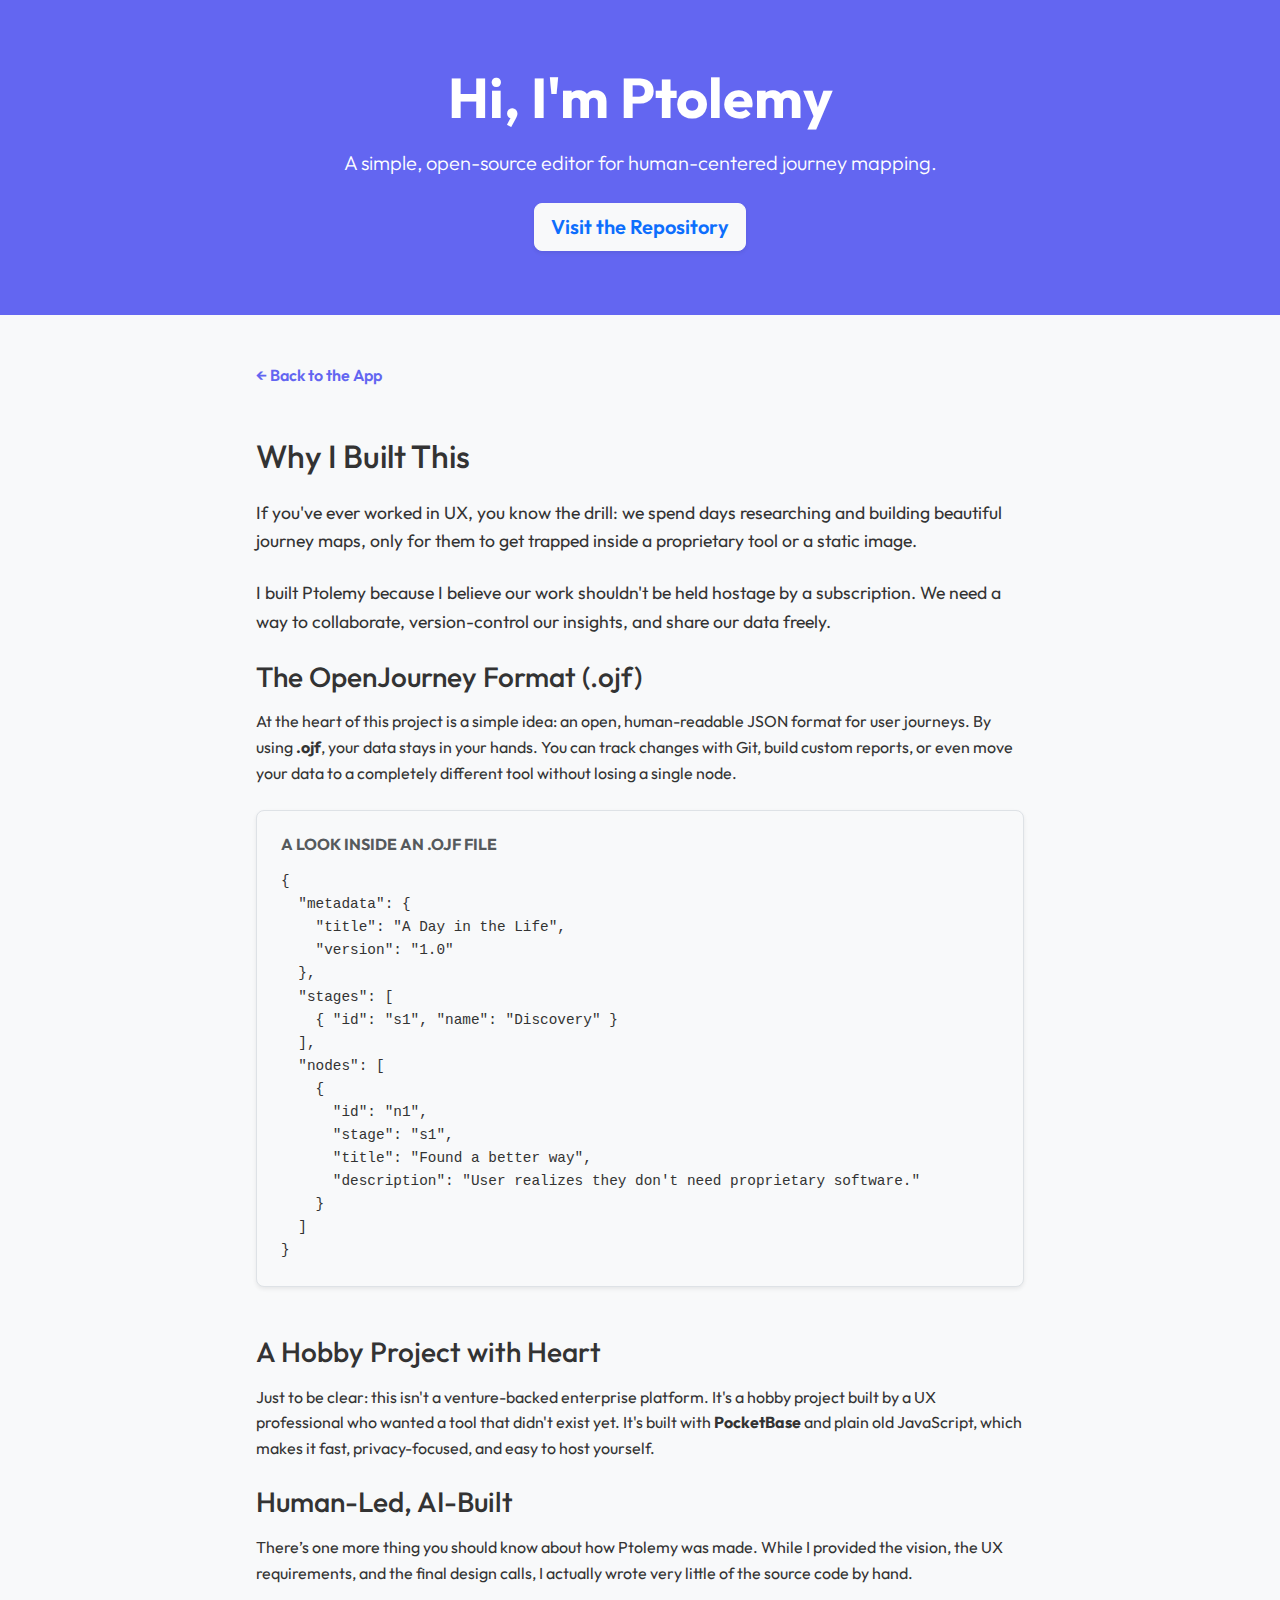
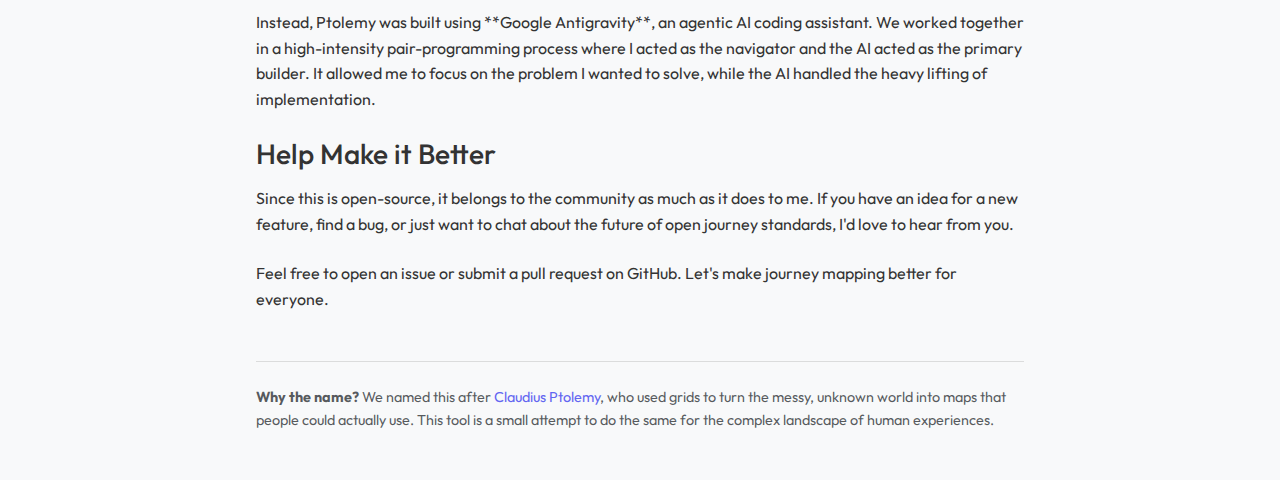
<file: pb_public/about.html>
<!DOCTYPE html>
<html lang="en">

<head>
    <meta charset="UTF-8">
    <meta name="viewport" content="width=device-width, initial-scale=1.0">
    <!-- Google tag (gtag.js) -->
    <script async src="https://www.googletagmanager.com/gtag/js?id=G-VBK5N6M620"></script>
    <script>
        window.dataLayer = window.dataLayer || [];
        function gtag() { dataLayer.push(arguments); }
        gtag('js', new Date());

        gtag('config', 'G-VBK5N6M620');
    </script>
    <title>About | Ptolemy - the OpenJourney editor</title>
    <!-- Bootstrap 5 CSS -->
    <link href="https://cdn.jsdelivr.net/npm/bootstrap@5.3.0/dist/css/bootstrap.min.css" rel="stylesheet">
    <!-- Google Fonts -->
    <link href="https://fonts.googleapis.com/css2?family=Outfit:wght@300;400;600&display=swap" rel="stylesheet">
    <style>
        :root {
            --primary-bg: #f8f9fa;
            --accent-color: #6366f1;
        }

        body {
            font-family: 'Outfit', sans-serif;
            background-color: var(--primary-bg);
            color: #333;
            line-height: 1.6;
        }

        .hero {
            background-color: var(--accent-color);
            color: white;
            padding: 4rem 2rem;
            text-align: center;
        }

        [data-bs-theme="dark"] body {
            background-color: #0f172a;
            color: #f8fafc;
        }

        [data-bs-theme="dark"] .hero {
            background-color: #1e293b;
        }

        [data-bs-theme="dark"] .content-section .bg-light {
            background-color: #1e293b !important;
            border-color: #475569 !important;
            color: #f8fafc;
        }

        [data-bs-theme="dark"] .list-group-item {
            color: #f8fafc;
        }

        .content-section {
            padding: 3rem 1rem;
            max-width: 800px;
            margin: 0 auto;
        }
    </style>
</head>

<body>

    <header class="hero">
        <h1 class="display-4 fw-bold mb-3">Hi, I'm Ptolemy</h1>
        <p class="lead mb-4">A simple, open-source editor for human-centered journey mapping.</p>
        <a href="https://github.com/andywestley/ptolemy-journey-mapper" target="_blank"
            class="btn btn-light btn-lg shadow-sm fw-semibold text-primary">
            Visit the Repository
        </a>
    </header>

    <main class="content-section">
        <div class="mb-5">
            <a href="index.html" class="text-decoration-none fw-semibold" style="color: var(--accent-color);">&larr;
                Back to the App</a>
        </div>

        <h2 class="mb-4">Why I Built This</h2>
        <p class="mb-4" style="font-size: 1.1rem;">
            If you've ever worked in UX, you know the drill: we spend days researching and building beautiful journey
            maps, only for them to get trapped inside a proprietary tool or a static image.
        </p>
        <p class="mb-4" style="font-size: 1.1rem;">
            I built Ptolemy because I believe our work shouldn't be held hostage by a subscription. We need a way to
            collaborate, version-control our insights, and share our data freely.
        </p>

        <h3 class="mb-3">The OpenJourney Format (.ojf)</h3>
        <p class="mb-4">
            At the heart of this project is a simple idea: an open, human-readable JSON format for user journeys.
            By using <strong>.ojf</strong>, your data stays in your hands. You can track changes with Git, build
            custom reports, or even move your data to a completely different tool without losing a single node.
        </p>

        <div class="bg-light p-4 rounded-3 border mb-5 shadow-sm">
            <h4 class="mb-3 h6 text-uppercase fw-bold text-muted">A look inside an .ojf file</h4>
            <pre class="mb-0" style="font-size: 0.9rem;"><code>{
  "metadata": {
    "title": "A Day in the Life",
    "version": "1.0"
  },
  "stages": [
    { "id": "s1", "name": "Discovery" }
  ],
  "nodes": [
    {
      "id": "n1",
      "stage": "s1",
      "title": "Found a better way",
      "description": "User realizes they don't need proprietary software."
    }
  ]
}</code></pre>
        </div>

        <h3 class="mb-3">A Hobby Project with Heart</h3>
        <p class="mb-4">
            Just to be clear: this isn't a venture-backed enterprise platform. It's a hobby project built by a UX
            professional who wanted a tool that didn't exist yet. It's built with <strong>PocketBase</strong> and
            plain old JavaScript, which makes it fast, privacy-focused, and easy to host yourself.
        </p>

        <h3 class="mb-3">Human-Led, AI-Built</h3>
        <p class="mb-4">
            There’s one more thing you should know about how Ptolemy was made. While I provided the vision, the UX
            requirements, and the final design calls, I actually wrote very little of the source code by hand.
        </p>
        <p class="mb-4">
            Instead, Ptolemy was built using **Google Antigravity**, an agentic AI coding assistant. We worked together
            in a high-intensity pair-programming process where I acted as the navigator and the AI acted as the
            primary builder. It allowed me to focus on the problem I wanted to solve, while the AI handled the
            heavy lifting of implementation.
        </p>

        <h3 class="mb-3">Help Make it Better</h3>
        <p class="mb-4">
            Since this is open-source, it belongs to the community as much as it does to me. If you have an idea for
            a new feature, find a bug, or just want to chat about the future of open journey standards, I'd love to
            hear from you.
        </p>
        <p class="mb-5">
            Feel free to open an issue or submit a pull request on GitHub. Let's make journey mapping better for
            everyone.
        </p>

        <hr class="mb-4" style="opacity: 0.15;">

        <footer id="colophon-ptolemy" class="text-muted" style="font-size: 0.9rem;">
            <p class="mb-0">
                <strong>Why the name?</strong> We named this after <a href="https://en.wikipedia.org/wiki/Ptolemy"
                    target="_blank" class="text-decoration-none" style="color: var(--accent-color);">Claudius
                    Ptolemy</a>, who used grids to turn the messy,
                unknown world into maps that people could actually use. This tool is a small attempt to do the same
                for the complex landscape of human experiences.
            </p>
        </footer>
    </main>

    <!-- Bootstrap 5 JS Bundle -->
    <script src="https://cdn.jsdelivr.net/npm/bootstrap@5.3.0/dist/js/bootstrap.bundle.min.js"></script>
</body>

</html>
</file>
